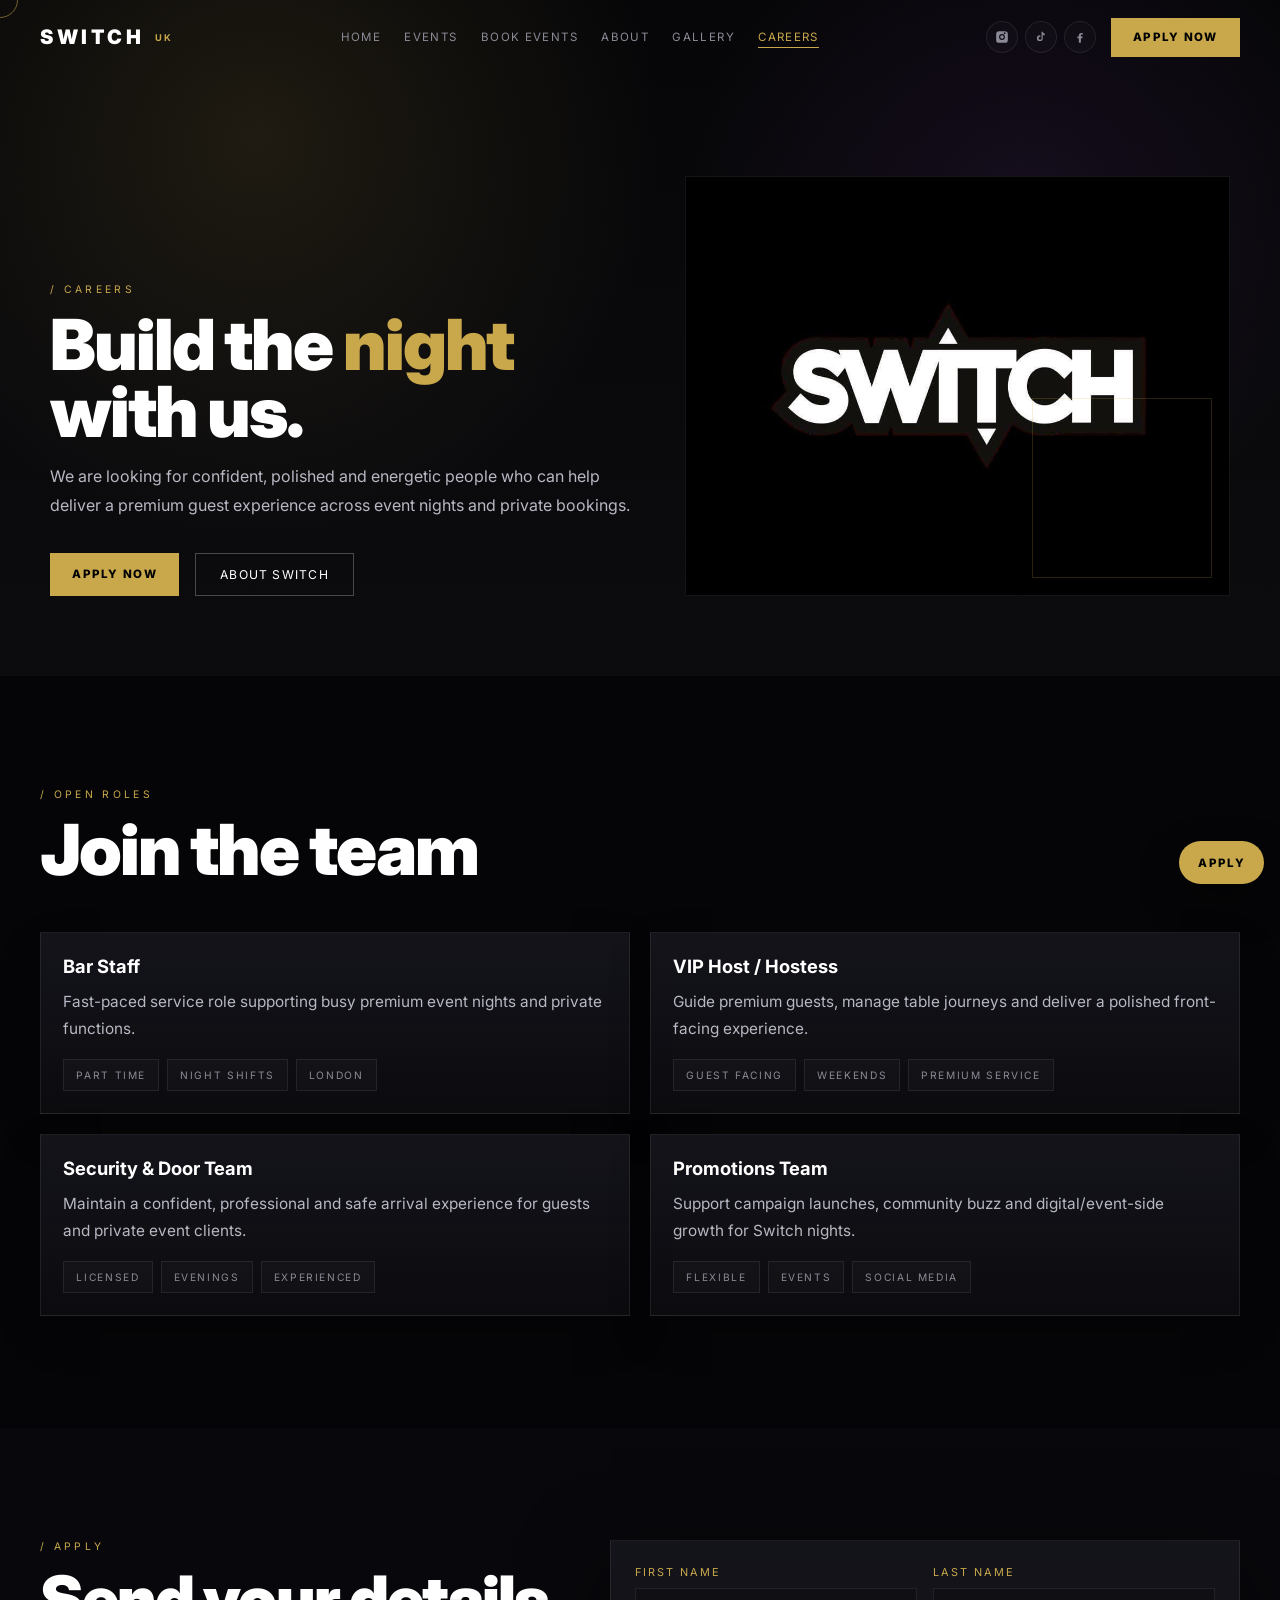
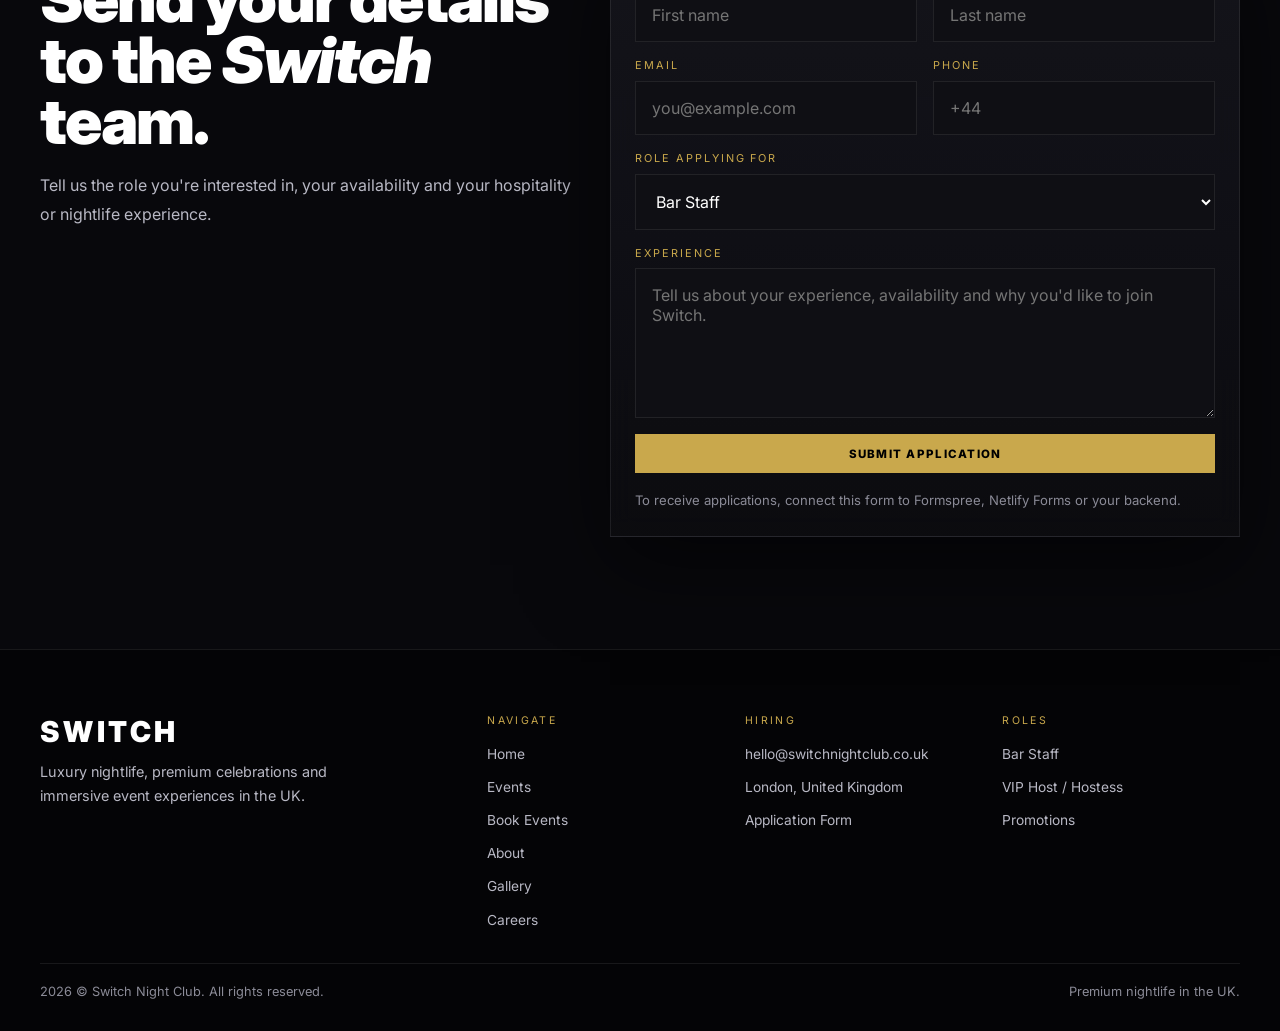
<file: careers.html>
<!DOCTYPE html><html lang="en"><head><meta charset="UTF-8"/><meta name="viewport" content="width=device-width, initial-scale=1.0"/><title>Careers | Switch Night Club</title><meta name="description" content="Careers at Switch Night Club. Apply for bar staff, VIP host, promotions and operations roles."/><link rel="stylesheet" href="style.css"/></head><body data-page="careers"><div id="cursor"></div><div id="prog"></div><nav id="nav" class="on"><a href="index.html" class="nav-logo">SWITCH <small>UK</small></a><div class="nav-links"><a href="index.html">Home</a><a href="events.html">Events</a><a href="services.html">Book Events</a><a href="about.html">About</a><a href="gallery.html">Gallery</a><a href="careers.html" class="active">Careers</a></div><div class="nav-actions"><div class="nav-socials"><a class="social-icon" href="#" aria-label="Instagram"><svg viewBox="0 0 24 24"><path d="M7 2h10a5 5 0 0 1 5 5v10a5 5 0 0 1-5 5H7a5 5 0 0 1-5-5V7a5 5 0 0 1 5-5m9.5 2A1.5 1.5 0 1 0 18 5.5 1.5 1.5 0 0 0 16.5 4M12 7a5 5 0 1 0 5 5 5 5 0 0 0-5-5m0 2a3 3 0 1 1-3 3 3 3 0 0 1 3-3z"/></svg></a><a class="social-icon" href="#" aria-label="TikTok"><svg viewBox="0 0 24 24"><path d="M15 3c.38 1.78 1.72 3.12 3.5 3.5V9a6.8 6.8 0 0 1-3.5-1V14a5 5 0 1 1-5-5c.34 0 .67.03 1 .1v2.6a2.6 2.6 0 1 0 2 2.52V3z"/></svg></a><a class="social-icon" href="#" aria-label="Facebook"><svg viewBox="0 0 24 24"><path d="M13.5 22v-8H16l.5-3h-3V9.2c0-.87.28-1.45 1.53-1.45H16.7V5.1c-.3-.04-1.31-.1-2.49-.1-2.46 0-4.15 1.5-4.15 4.26V11H7.5v3h2.56v8z"/></svg></a></div><a class="nav-cta" href="#apply">Apply Now</a><button class="nav-toggle" id="navToggle" aria-label="Open menu" aria-expanded="false" aria-controls="mobileMenu"><span></span><span></span><span></span></button></div></nav><div class="mobile-menu" id="mobileMenu" aria-hidden="true"><div class="mobile-menu-inner"><a href="index.html">Home</a><a href="events.html">Events</a><a href="services.html">Book Events</a><a href="about.html">About</a><a href="gallery.html">Gallery</a><a href="careers.html" class="active">Careers</a></div></div><section class="page-hero"><div class="page-hero-inner"><div><p class="page-kicker">/ Careers</p><h1 class="page-title">Build the <em>night</em> with us.</h1><p class="page-sub">We are looking for confident, polished and energetic people who can help deliver a premium guest experience across event nights and private bookings.</p><div class="page-actions"><a class="btn-g" href="#apply">Apply Now</a><a class="btn-o" href="about.html">About Switch</a></div></div><div class="hero-image-wrap"><div class="hero-image" style="background-image:url('4.jpeg')"></div></div></div></section><section class="s-dark"><div class="container"><div class="sec-hd"><div><p class="eyebrow sr">/ Open Roles</p><h2 class="sec-t sr" style="--d:.08s">Join the team</h2></div></div><div class="careers-list" style="grid-template-columns:repeat(2,1fr)"><article class="role-card sr"><h3>Bar Staff</h3><p>Fast-paced service role supporting busy premium event nights and private functions.</p><div class="role-meta"><span>Part Time</span><span>Night Shifts</span><span>London</span></div></article><article class="role-card sr" style="--d:.08s"><h3>VIP Host / Hostess</h3><p>Guide premium guests, manage table journeys and deliver a polished front-facing experience.</p><div class="role-meta"><span>Guest Facing</span><span>Weekends</span><span>Premium Service</span></div></article><article class="role-card sr" style="--d:.16s"><h3>Security & Door Team</h3><p>Maintain a confident, professional and safe arrival experience for guests and private event clients.</p><div class="role-meta"><span>Licensed</span><span>Evenings</span><span>Experienced</span></div></article><article class="role-card sr" style="--d:.24s"><h3>Promotions Team</h3><p>Support campaign launches, community buzz and digital/event-side growth for Switch nights.</p><div class="role-meta"><span>Flexible</span><span>Events</span><span>Social Media</span></div></article></div></div></section><section id="apply" class="s-blk"><div class="container"><div class="contact-grid"><div><p class="eyebrow sr">/ Apply</p><h2 class="contact-h sr" style="--d:.08s">Send your details to the <em>Switch</em> team.</h2><p class="contact-desc sr" style="--d:.14s">Tell us the role you're interested in, your availability and your hospitality or nightlife experience.</p></div><form class="contact-form card-glass sr" style="padding:1.5rem"><div class="form-grid"><div class="input-group"><label>First Name</label><input type="text" placeholder="First name"></div><div class="input-group"><label>Last Name</label><input type="text" placeholder="Last name"></div></div><div class="form-grid"><div class="input-group"><label>Email</label><input type="email" placeholder="you@example.com"></div><div class="input-group"><label>Phone</label><input type="tel" placeholder="+44"></div></div><div class="input-group"><label>Role Applying For</label><select><option>Bar Staff</option><option>VIP Host / Hostess</option><option>Security & Door Team</option><option>Promotions Team</option><option>Other</option></select></div><div class="input-group"><label>Experience</label><textarea placeholder="Tell us about your experience, availability and why you'd like to join Switch."></textarea></div><button type="submit" class="btn-g">Submit Application</button><p class="form-note">To receive applications, connect this form to Formspree, Netlify Forms or your backend.</p></form></div></div></section><a class="sticky-book" href="#apply">Apply</a><footer class="footer"><div class="footer-grid"><div class="ft-brand"><div class="ft-logo">SWITCH</div><p>Luxury nightlife, premium celebrations and immersive event experiences in the UK.</p></div><div class="ft-col"><p>Navigate</p><a href="index.html">Home</a><a href="events.html">Events</a><a href="services.html">Book Events</a><a href="about.html">About</a><a href="gallery.html">Gallery</a><a href="careers.html">Careers</a></div><div class="ft-col"><p>Hiring</p><span>hello@switchnightclub.co.uk</span><span>London, United Kingdom</span><a href="#apply">Application Form</a></div><div class="ft-col"><p>Roles</p><span>Bar Staff</span><span>VIP Host / Hostess</span><span>Promotions</span></div></div><div class="ft-bot"><span>2026 © Switch Night Club. All rights reserved.</span><span>Premium nightlife in the UK.</span></div></footer><script src="script.js"></script></body></html>
</file>
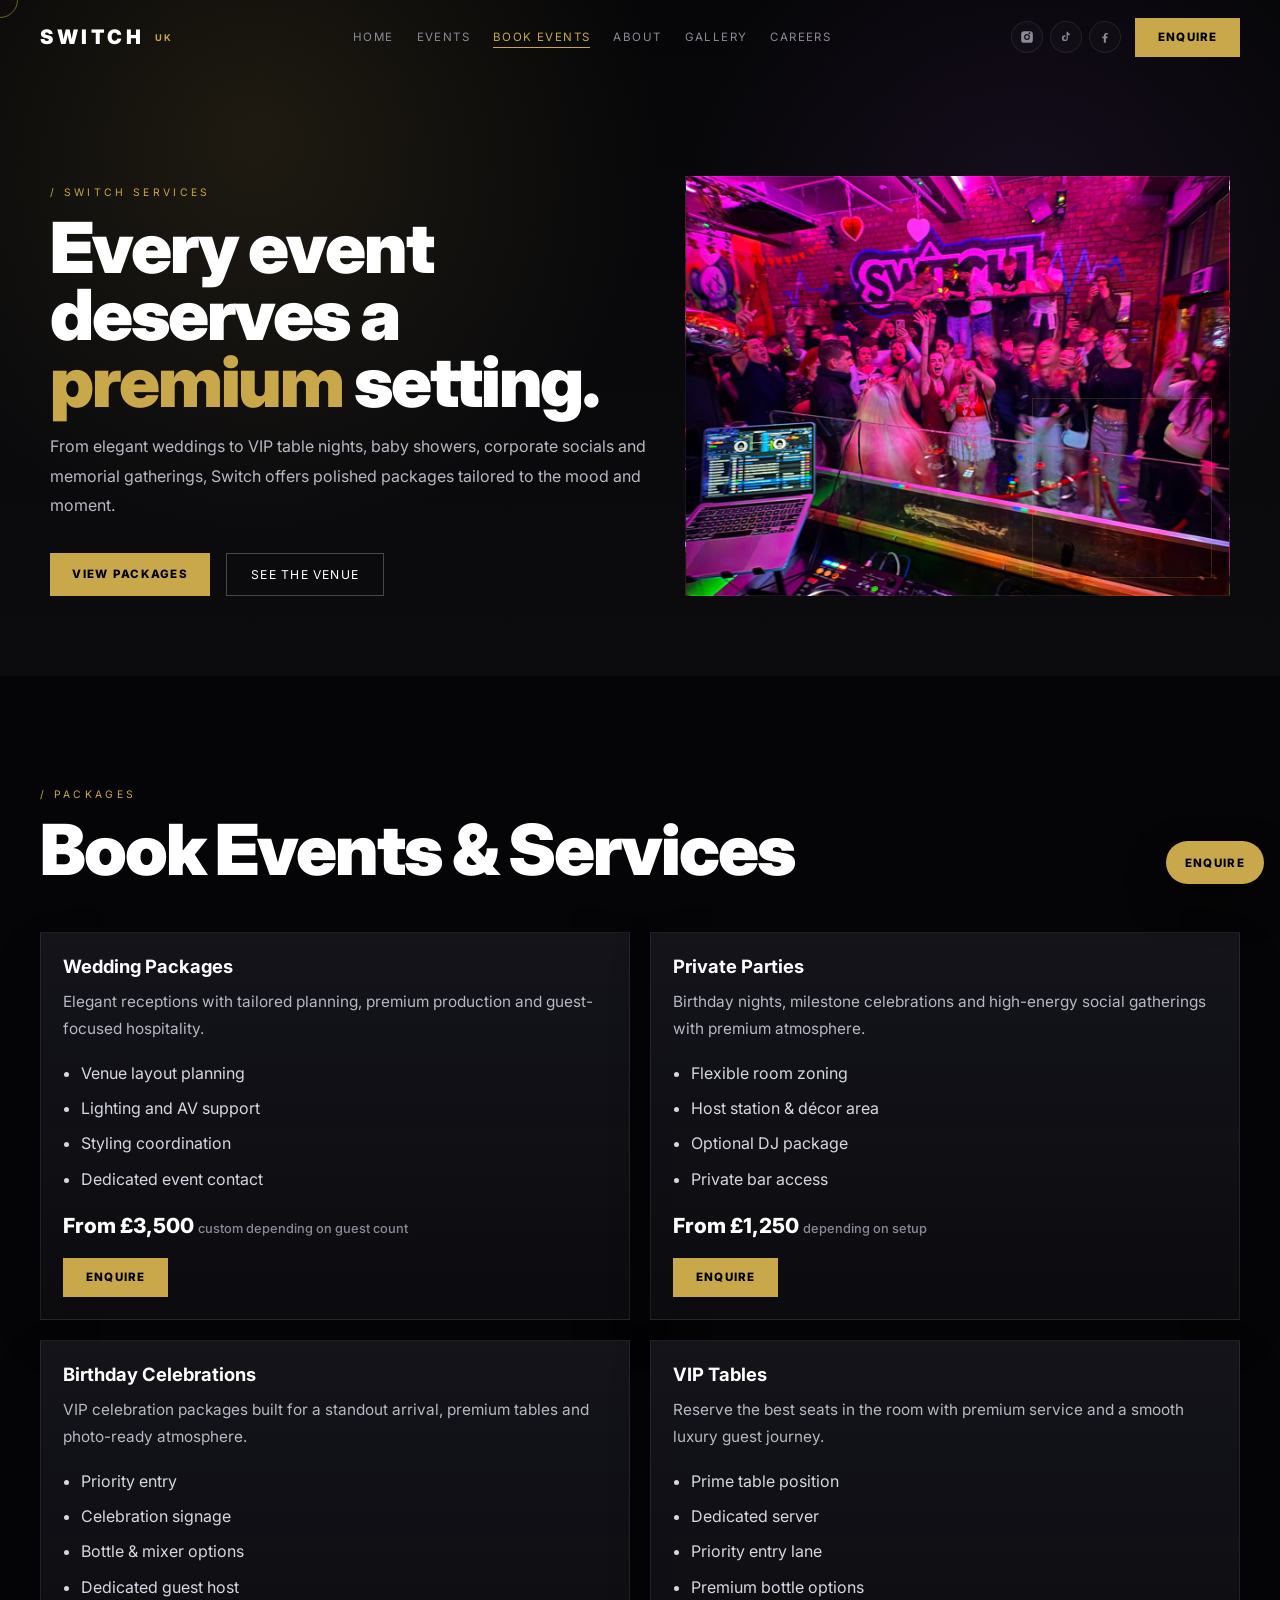
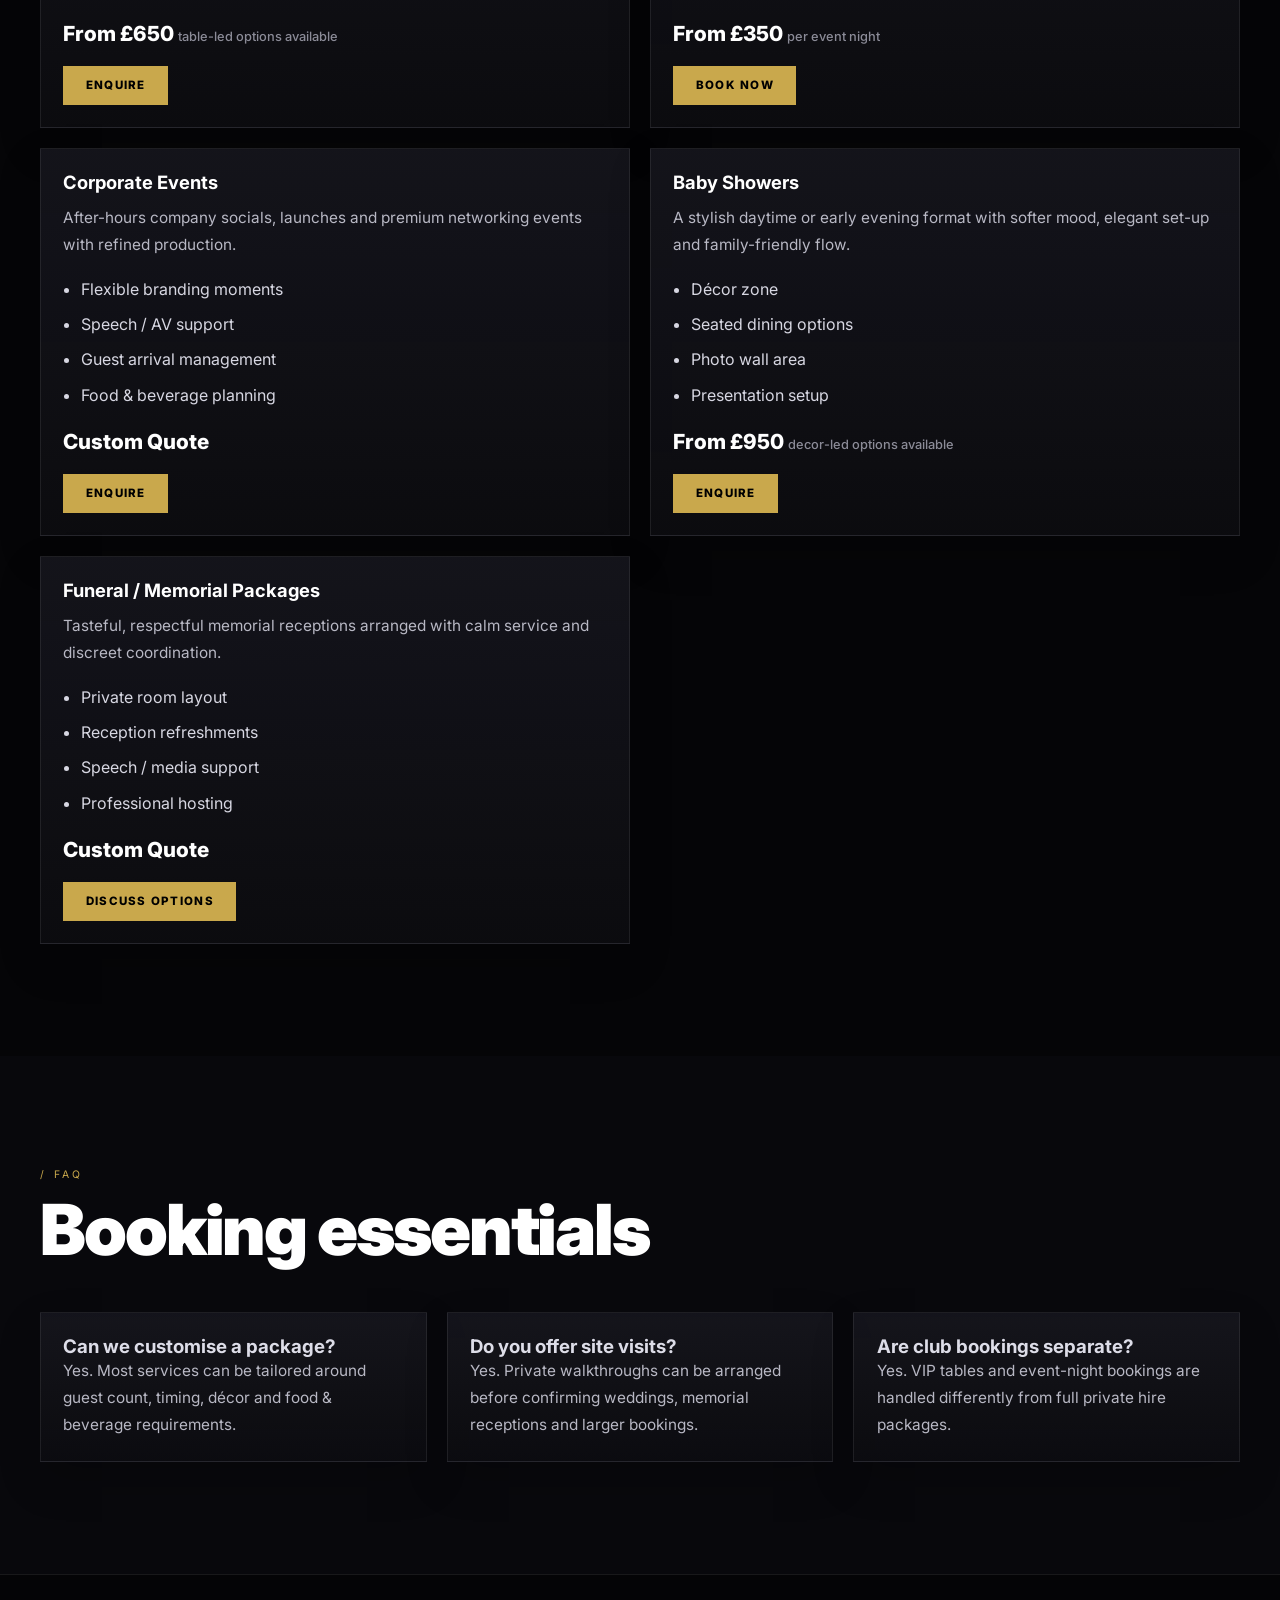
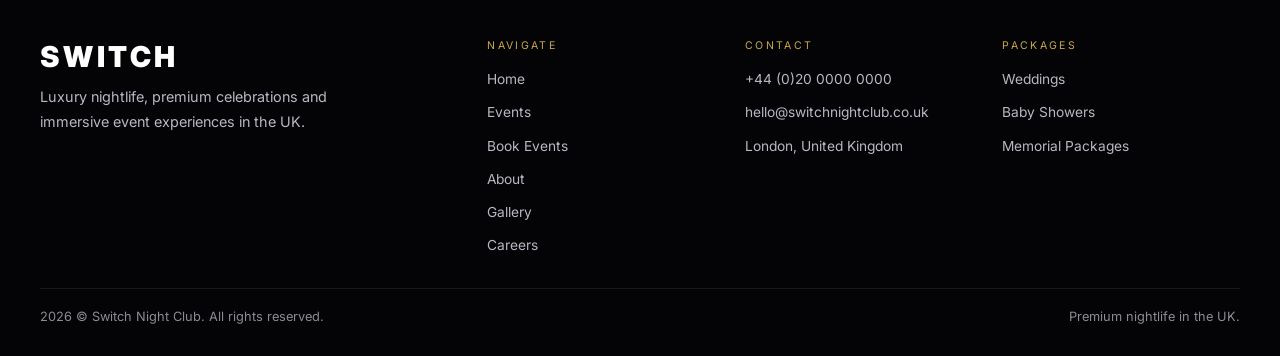
<file: services.html>
<!DOCTYPE html><html lang="en"><head><meta charset="UTF-8"/><meta name="viewport" content="width=device-width, initial-scale=1.0"/><title>Book Events & Services | Switch Night Club</title><meta name="description" content="Book premium Switch services including weddings, private parties, VIP tables, corporate events, baby showers and memorial packages."/><link rel="stylesheet" href="style.css"/></head><body data-page="services"><div id="cursor"></div><div id="prog"></div><nav id="nav" class="on"><a href="index.html" class="nav-logo">SWITCH <small>UK</small></a><div class="nav-links"><a href="index.html">Home</a><a href="events.html">Events</a><a href="services.html" class="active">Book Events</a><a href="about.html">About</a><a href="gallery.html">Gallery</a><a href="careers.html">Careers</a></div><div class="nav-actions"><div class="nav-socials"><a class="social-icon" href="#" aria-label="Instagram"><svg viewBox="0 0 24 24"><path d="M7 2h10a5 5 0 0 1 5 5v10a5 5 0 0 1-5 5H7a5 5 0 0 1-5-5V7a5 5 0 0 1 5-5m9.5 2A1.5 1.5 0 1 0 18 5.5 1.5 1.5 0 0 0 16.5 4M12 7a5 5 0 1 0 5 5 5 5 0 0 0-5-5m0 2a3 3 0 1 1-3 3 3 3 0 0 1 3-3z"/></svg></a><a class="social-icon" href="#" aria-label="TikTok"><svg viewBox="0 0 24 24"><path d="M15 3c.38 1.78 1.72 3.12 3.5 3.5V9a6.8 6.8 0 0 1-3.5-1V14a5 5 0 1 1-5-5c.34 0 .67.03 1 .1v2.6a2.6 2.6 0 1 0 2 2.52V3z"/></svg></a><a class="social-icon" href="#" aria-label="Facebook"><svg viewBox="0 0 24 24"><path d="M13.5 22v-8H16l.5-3h-3V9.2c0-.87.28-1.45 1.53-1.45H16.7V5.1c-.3-.04-1.31-.1-2.49-.1-2.46 0-4.15 1.5-4.15 4.26V11H7.5v3h2.56v8z"/></svg></a></div><a class="nav-cta" href="#packages">Enquire</a><button class="nav-toggle" id="navToggle" aria-label="Open menu" aria-expanded="false" aria-controls="mobileMenu"><span></span><span></span><span></span></button></div></nav><div class="mobile-menu" id="mobileMenu" aria-hidden="true"><div class="mobile-menu-inner"><a href="index.html">Home</a><a href="events.html">Events</a><a href="services.html" class="active">Book Events</a><a href="about.html">About</a><a href="gallery.html">Gallery</a><a href="careers.html">Careers</a></div></div><section class="page-hero"><div class="page-hero-inner"><div><p class="page-kicker">/ Switch Services</p><h1 class="page-title">Every event deserves a <em>premium</em> setting.</h1><p class="page-sub">From elegant weddings to VIP table nights, baby showers, corporate socials and memorial gatherings, Switch offers polished packages tailored to the mood and moment.</p><div class="page-actions"><a class="btn-g" href="#packages">View Packages</a><a class="btn-o" href="gallery.html">See the Venue</a></div></div><div class="hero-image-wrap"><div class="hero-image" style="background-image:url('one1.jpeg')"></div></div></div></section><section id="packages" class="s-dark"><div class="container"><div class="sec-hd"><div><p class="eyebrow sr">/ Packages</p><h2 class="sec-t sr" style="--d:.08s">Book Events & Services</h2></div></div><div class="package-grid"><article class="package-card sr"><h3>Wedding Packages</h3><p>Elegant receptions with tailored planning, premium production and guest-focused hospitality.</p><ul><li>Venue layout planning</li><li>Lighting and AV support</li><li>Styling coordination</li><li>Dedicated event contact</li></ul><div class="package-price">From £3,500 <small>custom depending on guest count</small></div><div class="card-actions"><a class="btn-g" href="index.html#contact">Enquire</a></div></article><article class="package-card sr" style="--d:.05s"><h3>Private Parties</h3><p>Birthday nights, milestone celebrations and high-energy social gatherings with premium atmosphere.</p><ul><li>Flexible room zoning</li><li>Host station & décor area</li><li>Optional DJ package</li><li>Private bar access</li></ul><div class="package-price">From £1,250 <small>depending on setup</small></div><div class="card-actions"><a class="btn-g" href="index.html#contact">Enquire</a></div></article><article class="package-card sr" style="--d:.1s"><h3>Birthday Celebrations</h3><p>VIP celebration packages built for a standout arrival, premium tables and photo-ready atmosphere.</p><ul><li>Priority entry</li><li>Celebration signage</li><li>Bottle & mixer options</li><li>Dedicated guest host</li></ul><div class="package-price">From £650 <small>table-led options available</small></div><div class="card-actions"><a class="btn-g" href="index.html#contact">Enquire</a></div></article><article class="package-card sr" style="--d:.15s"><h3>VIP Tables</h3><p>Reserve the best seats in the room with premium service and a smooth luxury guest journey.</p><ul><li>Prime table position</li><li>Dedicated server</li><li>Priority entry lane</li><li>Premium bottle options</li></ul><div class="package-price">From £350 <small>per event night</small></div><div class="card-actions"><a class="btn-g" href="index.html#contact">Book Now</a></div></article><article class="package-card sr" style="--d:.2s"><h3>Corporate Events</h3><p>After-hours company socials, launches and premium networking events with refined production.</p><ul><li>Flexible branding moments</li><li>Speech / AV support</li><li>Guest arrival management</li><li>Food & beverage planning</li></ul><div class="package-price">Custom Quote</div><div class="card-actions"><a class="btn-g" href="index.html#contact">Enquire</a></div></article><article class="package-card sr" style="--d:.25s"><h3>Baby Showers</h3><p>A stylish daytime or early evening format with softer mood, elegant set-up and family-friendly flow.</p><ul><li>Décor zone</li><li>Seated dining options</li><li>Photo wall area</li><li>Presentation setup</li></ul><div class="package-price">From £950 <small>decor-led options available</small></div><div class="card-actions"><a class="btn-g" href="index.html#contact">Enquire</a></div></article><article class="package-card sr" style="--d:.3s"><h3>Funeral / Memorial Packages</h3><p>Tasteful, respectful memorial receptions arranged with calm service and discreet coordination.</p><ul><li>Private room layout</li><li>Reception refreshments</li><li>Speech / media support</li><li>Professional hosting</li></ul><div class="package-price">Custom Quote</div><div class="card-actions"><a class="btn-g" href="index.html#contact">Discuss Options</a></div></article></div></div></section><section class="s-blk"><div class="container"><div class="sec-hd"><div><p class="eyebrow sr">/ FAQ</p><h2 class="sec-t sr" style="--d:.08s">Booking essentials</h2></div></div><div class="faq-grid" style="grid-template-columns:repeat(3,1fr)"><article class="faq-card sr"><h3>Can we customise a package?</h3><p>Yes. Most services can be tailored around guest count, timing, décor and food & beverage requirements.</p></article><article class="faq-card sr" style="--d:.08s"><h3>Do you offer site visits?</h3><p>Yes. Private walkthroughs can be arranged before confirming weddings, memorial receptions and larger bookings.</p></article><article class="faq-card sr" style="--d:.16s"><h3>Are club bookings separate?</h3><p>Yes. VIP tables and event-night bookings are handled differently from full private hire packages.</p></article></div></div></section><a class="sticky-book" href="index.html#contact">Enquire</a><footer class="footer"><div class="footer-grid"><div class="ft-brand"><div class="ft-logo">SWITCH</div><p>Luxury nightlife, premium celebrations and immersive event experiences in the UK.</p></div><div class="ft-col"><p>Navigate</p><a href="index.html">Home</a><a href="events.html">Events</a><a href="services.html">Book Events</a><a href="about.html">About</a><a href="gallery.html">Gallery</a><a href="careers.html">Careers</a></div><div class="ft-col"><p>Contact</p><span>+44 (0)20 0000 0000</span><span>hello@switchnightclub.co.uk</span><span>London, United Kingdom</span></div><div class="ft-col"><p>Packages</p><a href="#packages">Weddings</a><a href="#packages">Baby Showers</a><a href="#packages">Memorial Packages</a></div></div><div class="ft-bot"><span>2026 © Switch Night Club. All rights reserved.</span><span>Premium nightlife in the UK.</span></div></footer><script src="script.js"></script></body></html>
</file>
<file: style.css>
@import url('https://fonts.googleapis.com/css2?family=Inter:wght@300;400;500;700;900&display=swap');
*,*::before,*::after{margin:0;padding:0;box-sizing:border-box}
:root{
  --blk:#060608;--off:#0c0c0f;--card:#131316;--card2:#101014;
  --bdr:rgba(255,255,255,.08);--bdr2:rgba(255,255,255,.14);
  --gold:#c9a84c;--goldh:#e8d070;--n1:#ff2d78;--n2:#00f0ff;--n3:#b94fff;
  --text:#dddde8;--mut:#8b8b97;--mut2:#575765;--font:'Inter',sans-serif;
  --spring:cubic-bezier(.16,1,.3,1);--shadow:0 28px 80px rgba(0,0,0,.55);
}
html{scroll-behavior:smooth}
body{background:var(--blk);color:var(--text);font-family:var(--font);overflow-x:hidden;cursor:none}
a{text-decoration:none;color:inherit}
img{max-width:100%;display:block}
button,input,textarea,select{font:inherit}
body.menu-open{overflow:hidden}

#cursor{position:fixed;z-index:9999;pointer-events:none;top:0;left:0;width:36px;height:36px;border-radius:50%;border:1.5px solid rgba(201,168,76,.55);transform:translate(-50%,-50%);transition:width .35s var(--spring),height .35s var(--spring),border-color .3s,background .3s,transform .05s linear;will-change:left,top}
body.c-h #cursor{width:60px;height:60px;border-color:var(--gold);background:rgba(201,168,76,.06)}
body.c-img #cursor{width:84px;height:84px;border-color:var(--goldh);background:rgba(201,168,76,.1)}
#prog{position:fixed;top:0;left:0;height:2px;z-index:8000;width:100%;transform-origin:left center;transform:scaleX(0);background:linear-gradient(90deg,var(--gold),var(--n3))}

#nav{position:fixed;top:0;left:0;right:0;z-index:7000;display:flex;align-items:center;justify-content:space-between;padding:1.1rem 2.5rem;border-bottom:.5px solid transparent;transition:background .4s,backdrop-filter .4s,border-color .4s}
#nav.on{background:rgba(6,6,8,.92);backdrop-filter:blur(18px);border-color:var(--bdr)}
.nav-logo{font-size:1.25rem;font-weight:900;letter-spacing:.18em;color:#fff;cursor:none;display:flex;align-items:center;gap:.65rem}
.nav-logo small{font-size:.58rem;color:var(--gold);letter-spacing:.24em;font-weight:700}
.nav-links{display:flex;gap:1.45rem;align-items:center}
.nav-links a,.mobile-menu a{color:var(--mut);font-size:.72rem;letter-spacing:.12em;text-transform:uppercase;position:relative;transition:color .2s;cursor:none}
.nav-links a::after,.mobile-menu a::after{content:'';position:absolute;bottom:-4px;left:0;right:0;height:1px;background:var(--gold);transform:scaleX(0);transform-origin:left;transition:transform .3s}
.nav-links a:hover,.mobile-menu a:hover,.nav-links a.active,.mobile-menu a.active{color:#fff}
.nav-links a:hover::after,.mobile-menu a:hover::after,.nav-links a.active::after,.mobile-menu a.active::after{transform:scaleX(1)}
.nav-links a.active,.mobile-menu a.active{color:var(--gold)}
.nav-actions{display:flex;align-items:center;gap:.9rem}
.nav-socials{display:flex;gap:.45rem;align-items:center}
.social-icon{width:32px;height:32px;border-radius:999px;border:.5px solid var(--bdr);display:inline-flex;align-items:center;justify-content:center;color:var(--mut);transition:border-color .25s,color .25s,transform .25s;background:rgba(255,255,255,.02);cursor:none}
.social-icon svg{width:14px;height:14px;fill:currentColor}
.social-icon:hover{border-color:rgba(201,168,76,.5);color:var(--gold);transform:translateY(-2px)}
.nav-cta,.btn-g,.btn-o,.ev-btn,.sticky-book{display:inline-flex;align-items:center;justify-content:center;gap:.55rem}
.nav-cta,.btn-g{background:var(--gold);color:#000;border:none;padding:.78rem 1.4rem;font-size:.72rem;font-weight:800;letter-spacing:.11em;text-transform:uppercase;cursor:none;transition:background .2s,transform .2s,box-shadow .2s}
.nav-cta:hover,.btn-g:hover{background:var(--goldh);box-shadow:0 12px 24px rgba(201,168,76,.18)}
.btn-o,.ev-btn{background:transparent;color:#fff;border:.5px solid rgba(255,255,255,.25);padding:.82rem 1.5rem;font-size:.76rem;letter-spacing:.1em;text-transform:uppercase;cursor:none;transition:border-color .2s,color .2s,transform .2s}
.btn-o:hover,.ev-btn:hover{border-color:var(--gold);color:var(--gold)}
.nav-toggle{display:none;width:48px;height:48px;background:transparent;border:none;position:relative;cursor:none}
.nav-toggle span{position:absolute;left:12px;right:12px;height:2px;background:#fff;transition:transform .3s,opacity .3s,top .3s}
.nav-toggle span:nth-child(1){top:16px}.nav-toggle span:nth-child(2){top:23px}.nav-toggle span:nth-child(3){top:30px}
.nav-toggle.active span:nth-child(1){top:23px;transform:rotate(45deg)}
.nav-toggle.active span:nth-child(2){opacity:0}.nav-toggle.active span:nth-child(3){top:23px;transform:rotate(-45deg)}
.mobile-menu{position:fixed;inset:78px 1rem auto 1rem;background:rgba(10,10,14,.98);border:.5px solid var(--bdr);backdrop-filter:blur(18px);padding:1rem;z-index:6800;opacity:0;pointer-events:none;transform:translateY(-10px);transition:opacity .25s,transform .25s;border-radius:22px;box-shadow:var(--shadow)}
.mobile-menu.open{opacity:1;pointer-events:auto;transform:translateY(0)}
.mobile-menu-inner{display:flex;flex-direction:column;gap:1rem}
.mobile-menu .nav-socials{margin-top:.5rem}

.ticker{background:var(--gold);overflow:hidden;padding:.5rem 0;white-space:nowrap}
.ticker-track{display:inline-flex;animation:tick 25s linear infinite}
.ticker-track span{font-size:.64rem;font-weight:800;letter-spacing:.18em;text-transform:uppercase;color:#000;padding:0 1.45rem}.ticker-track b{color:rgba(0,0,0,.35)}
@keyframes tick{from{transform:translateX(0)}to{transform:translateX(-50%)}}

section{padding:7rem 2.5rem;position:relative}
.page-shell{padding-top:5.6rem}
.container{max-width:1240px;margin:0 auto}
.eyebrow,.page-kicker{font-size:.65rem;letter-spacing:.32em;text-transform:uppercase;color:var(--gold);margin-bottom:1rem}
.sec-hd{display:flex;justify-content:space-between;gap:2rem;align-items:end;margin-bottom:3rem}
.sec-t,.page-title{font-size:clamp(2.5rem,5.5vw,4.4rem);font-weight:900;line-height:.95;letter-spacing:-.03em;color:#fff}
.page-title em,.sec-t em,.home-h em,.about-h em{font-style:normal;color:var(--gold)}
.lead{font-size:1rem;line-height:1.85;color:#b8b8c4;max-width:760px}
.card-glass{background:linear-gradient(180deg,rgba(21,21,28,.94),rgba(12,12,16,.86));border:.5px solid var(--bdr);box-shadow:var(--shadow);backdrop-filter:blur(12px)}

.sr{opacity:0;transform:translateY(40px);transition:opacity .8s var(--spring) var(--d,0s),transform .8s var(--spring) var(--d,0s)}
.sr.in{opacity:1;transform:translateY(0)}
.clip-line{display:block;overflow:hidden}
.clip-line .inner,.clip-line em{display:block;transform:translateY(110%);transition:transform .9s var(--spring) var(--d,0s)}
.clip-line.in .inner,.clip-line.in em{transform:translateY(0)}

#intro-wrap{height:280vh;position:relative}
#intro{position:sticky;top:0;height:100vh;display:flex;flex-direction:column;align-items:center;justify-content:center;background:#04040a;overflow:hidden}
#introCanvas{position:absolute;inset:0;width:100%;height:100%;z-index:1}
.intro-vignette{position:absolute;inset:0;z-index:2;background:radial-gradient(ellipse 70% 60% at 50% 50%,rgba(109,40,217,.22),transparent 72%),radial-gradient(ellipse 100% 40% at 50% 100%,rgba(0,0,0,.7),transparent)}
.intro-top{position:absolute;top:5.8rem;left:50%;transform:translateX(-50%);z-index:4;width:100%;text-align:center;pointer-events:none}
.intro-tag{display:inline-block;font-size:.65rem;letter-spacing:.32em;text-transform:uppercase;color:var(--gold);text-shadow:0 0 8px rgba(212,175,55,.28);opacity:0;transform:translateY(-14px);animation:introTagFadeSlide 1s ease forwards;animation-delay:.45s}
@keyframes introTagFadeSlide{from{opacity:0;transform:translateY(-14px)}to{opacity:1;transform:translateY(0)}}
.intro-title-wrap{position:relative;z-index:4;text-align:center;display:flex;flex-direction:column;gap:.25rem}
.title-clip{overflow:hidden}.title-line{font-weight:900;letter-spacing:-.05em;font-size:clamp(3.4rem,12vw,9rem);line-height:.9;color:#fff;will-change:transform}.gold-line{color:var(--gold)}
.intro-bottom{position:absolute;bottom:2rem;left:2.5rem;right:2.5rem;z-index:4;display:flex;justify-content:space-between;align-items:flex-end}
.intro-sub{font-size:.72rem;letter-spacing:.22em;text-transform:uppercase;color:#f2f2f7}
.scroll-ind{display:flex;align-items:center;gap:.8rem;color:#b4b4c0;font-size:.68rem;letter-spacing:.18em;text-transform:uppercase}.scroll-bar{width:84px;height:1px;background:rgba(255,255,255,.14);position:relative;overflow:hidden}.scroll-fill{width:42px;height:100%;background:var(--gold);animation:scrollPulse 1.8s ease-in-out infinite}@keyframes scrollPulse{0%,100%{transform:translateX(-40px)}50%{transform:translateX(84px)}}

.s-home{min-height:100vh;background:linear-gradient(180deg,#050507 0%,#09090d 100%);overflow:hidden}
.grid-bg,.home-glow{position:absolute;inset:0;pointer-events:none}.grid-bg{background-image:linear-gradient(rgba(255,255,255,.04) 1px,transparent 1px),linear-gradient(90deg,rgba(255,255,255,.04) 1px,transparent 1px);background-size:72px 72px;mask-image:linear-gradient(180deg,transparent 0%,#000 18%,#000 84%,transparent 100%);opacity:.22}.home-glow{left:50%;top:42%;width:58vw;height:58vw;max-width:820px;max-height:820px;background:radial-gradient(circle,rgba(201,168,76,.12),rgba(185,79,255,.08),transparent 62%);transform:translate(-50%,-50%)}
.home-inner{position:relative;z-index:2;max-width:1180px;margin:0 auto;padding-top:4rem}.home-h{font-size:clamp(3rem,8vw,6.4rem);font-weight:900;line-height:.92;letter-spacing:-.04em;color:#fff;max-width:850px}.home-sub{max-width:720px;font-size:1rem;line-height:1.9;color:#b8b8c4;margin-top:1.2rem}.home-btns{display:flex;flex-wrap:wrap;gap:1rem;margin-top:2rem}.home-stats{display:flex;flex-wrap:wrap;align-items:center;gap:1.25rem;margin-top:2.5rem;padding-top:1.25rem;border-top:.5px solid var(--bdr)}.hs b{display:block;font-size:1.55rem;color:#fff;font-weight:900;line-height:1}.hs span{display:block;font-size:.64rem;letter-spacing:.16em;text-transform:uppercase;color:var(--mut);margin-top:.4rem}.hsd{width:1px;height:40px;background:var(--bdr)}.h-rule{width:100%;height:1px;background:linear-gradient(90deg,transparent,rgba(201,168,76,.38),transparent);margin-top:3.5rem}

.preview-grid,.service-preview-grid,.testimonial-grid,.faq-grid,.insta-grid,.event-grid,.package-grid,.story-grid,.careers-list,.info-grid,.feature-grid,.gallery-grid,.footer-grid{display:grid;gap:1.25rem}
.preview-grid,.service-preview-grid,.testimonial-grid{grid-template-columns:repeat(3,1fr)}
.feature-card,.preview-card,.service-card,.testimonial-card,.faq-card,.info-card,.event-card,.package-card,.story-card,.role-card,.contact-card,.map-card{background:linear-gradient(180deg,rgba(21,21,28,.94),rgba(12,12,16,.86));border:.5px solid var(--bdr);padding:1.4rem;transition:transform .35s var(--spring),border-color .25s,box-shadow .35s;box-shadow:0 18px 40px rgba(0,0,0,.18)}
.feature-card:hover,.preview-card:hover,.service-card:hover,.testimonial-card:hover,.faq-card:hover,.info-card:hover,.event-card:hover,.package-card:hover,.story-card:hover,.role-card:hover,.contact-card:hover{transform:translateY(-8px);border-color:rgba(201,168,76,.28)}
.feature-card h3,.preview-card h3,.service-card h3,.event-card h3,.package-card h3,.role-card h3,.story-card h3,.contact-card h3{font-size:1.15rem;color:#fff;margin-bottom:.75rem}.feature-card p,.preview-card p,.service-card p,.testimonial-card p,.faq-card p,.event-card p,.package-card p,.story-card p,.role-card p,.contact-card p,.map-card p{font-size:.96rem;line-height:1.75;color:#b8b8c4}
.feature-card .meta,.event-meta,.package-meta,.role-meta,.contact-meta{display:flex;flex-wrap:wrap;gap:.5rem;margin-top:1rem}.feature-card .meta span,.event-meta span,.package-meta span,.role-meta span,.contact-meta span,.filter-btn{font-size:.64rem;letter-spacing:.16em;text-transform:uppercase;padding:.55rem .75rem;border:.5px solid var(--bdr);color:var(--mut);background:rgba(255,255,255,.02)}
.feature-card .num{display:inline-flex;width:40px;height:40px;border-radius:999px;border:.5px solid rgba(201,168,76,.28);align-items:center;justify-content:center;color:var(--gold);font-size:.72rem;margin-bottom:1rem}
.preview-image,.story-image,.hero-image,.gallery-thumb,.event-hero-image,.service-hero-image,.about-hero-image{min-height:260px;background-size:cover;background-position:center;border:.5px solid var(--bdr);overflow:hidden}
.preview-card .preview-image,.service-card .preview-image{min-height:220px;margin-bottom:1rem}

.page-hero{padding:11rem 2.5rem 5rem;background:linear-gradient(180deg,#060608 0%,#0c0c0f 100%);position:relative;overflow:hidden}
.page-hero::before{content:"";position:absolute;inset:0;background:radial-gradient(circle at 20% 20%,rgba(201,168,76,.12),transparent 35%),radial-gradient(circle at 80% 30%,rgba(185,79,255,.08),transparent 30%);pointer-events:none}
.page-hero-inner{position:relative;z-index:1;max-width:1180px;margin:0 auto;display:grid;grid-template-columns:1.05fr .95fr;gap:2rem;align-items:end}.page-sub{font-size:1rem;line-height:1.85;color:#b8b8c4;max-width:700px;margin-top:1rem}.page-actions{display:flex;flex-wrap:wrap;gap:1rem;margin-top:2rem}
.hero-image-wrap{position:relative}.hero-image{height:420px;filter:saturate(1.02)}.hero-image-wrap::after{content:"";position:absolute;inset:auto 18px 18px auto;width:180px;height:180px;border:.5px solid rgba(201,168,76,.2)}

.s-dark{background:#050507}.s-blk{background:#08080c}.s-alt{background:linear-gradient(180deg,#07070a 0%,#0b0b10 100%)}

.ev-list{display:grid;gap:1rem}.ev-row{display:grid;grid-template-columns:70px 1.6fr 1fr auto;gap:1rem;align-items:center;padding:1.35rem;border:.5px solid var(--bdr);background:rgba(255,255,255,.02);transition:border-color .25s,transform .25s}.ev-row:hover{border-color:rgba(201,168,76,.28);transform:translateY(-4px)}.ev-n{font-size:.72rem;letter-spacing:.24em;color:var(--gold)}.ev-info h3{font-size:1.2rem;color:#fff;margin-bottom:.35rem}.ev-info p{font-size:.92rem;color:#b6b6c1}.ev-tag{font-size:.68rem;letter-spacing:.18em;text-transform:uppercase;color:var(--mut)}
.event-grid{grid-template-columns:repeat(3,1fr)}.event-card .event-image{height:230px;background-size:cover;background-position:center;margin-bottom:1rem;border:.5px solid var(--bdr)}.event-card .date-pill{display:inline-flex;padding:.5rem .8rem;background:rgba(201,168,76,.08);border:.5px solid rgba(201,168,76,.18);color:var(--gold);font-size:.65rem;letter-spacing:.15em;text-transform:uppercase;margin-bottom:.9rem}.event-card .card-actions{display:flex;gap:.8rem;flex-wrap:wrap;margin-top:1.1rem}

.package-grid{grid-template-columns:repeat(2,1fr)}.package-card ul{margin:1rem 0 1.15rem 1.1rem;color:#d7d7e2;line-height:1.85}.package-card li{margin-bottom:.35rem}.package-price{font-size:1.3rem;color:#fff;font-weight:800;margin-top:.5rem}.package-price small{font-size:.8rem;color:var(--mut);font-weight:500}.package-card .card-actions{display:flex;gap:.8rem;flex-wrap:wrap;margin-top:1.25rem}

.story-grid{grid-template-columns:repeat(2,1fr);align-items:center}.story-card{padding:2rem}.story-points{display:grid;gap:1rem;margin-top:1.5rem}.story-point{display:flex;gap:1rem;align-items:flex-start;border-top:.5px solid var(--bdr);padding-top:1rem}.story-point span{color:var(--gold);font-size:1.1rem;line-height:1}

.filter-row{display:flex;flex-wrap:wrap;gap:.8rem;margin-bottom:1.5rem}.filter-btn{cursor:none;transition:border-color .25s,color .25s,background .25s}.filter-btn.active,.filter-btn:hover{color:#fff;border-color:rgba(201,168,76,.4);background:rgba(201,168,76,.1)}
.gallery-page-wrap{position:relative}.gallery-grid{grid-template-columns:repeat(3,1fr)}.gallery-item{position:relative;overflow:hidden;background:var(--card);border:.5px solid var(--bdr);min-height:280px;transition:transform .35s var(--spring),border-color .25s,opacity .25s}.gallery-item.hide{display:none}.gallery-item:hover{transform:translateY(-8px);border-color:rgba(201,168,76,.32)}.gallery-item:nth-child(1),.gallery-item:nth-child(5){grid-column:span 2;min-height:360px}.gallery-thumb{position:absolute;inset:0;transition:transform 4s ease}.gallery-item:hover .gallery-thumb{transform:scale(1.06)}.gallery-item::before{content:'';position:absolute;inset:0;background:linear-gradient(to top,rgba(0,0,0,.75),transparent 55%)}.gallery-caption{position:absolute;left:0;right:0;bottom:0;padding:1.2rem;display:flex;justify-content:space-between;gap:1rem;align-items:end}.gallery-caption h3{font-size:1rem;color:#fff}.gallery-caption span{font-size:.65rem;letter-spacing:.18em;text-transform:uppercase;color:var(--gold)}
.lightbox{position:fixed;inset:0;background:rgba(5,5,8,.92);display:flex;align-items:center;justify-content:center;padding:2rem;z-index:9000;opacity:0;pointer-events:none;transition:opacity .25s}.lightbox.open{opacity:1;pointer-events:auto}.lightbox-inner{position:relative;max-width:min(1100px,100%);width:100%;background:#0c0c11;border:.5px solid var(--bdr);padding:1rem;box-shadow:var(--shadow)}.lightbox-image{width:100%;aspect-ratio:16/10;background-size:cover;background-position:center}.lightbox-meta{display:flex;justify-content:space-between;gap:1rem;flex-wrap:wrap;padding-top:1rem}.lightbox-meta h3{font-size:1.2rem;color:#fff}.lightbox-meta p{font-size:.92rem;color:#b6b6c1;max-width:650px;line-height:1.7}.lightbox-close{position:absolute;top:.7rem;right:.7rem;width:42px;height:42px;border:none;background:rgba(255,255,255,.04);color:#fff;border:.5px solid var(--bdr);cursor:none}

.instagram-strip{display:grid;grid-template-columns:repeat(4,1fr);gap:1rem}.insta-card{position:relative;min-height:200px;border:.5px solid var(--bdr);overflow:hidden}.insta-card .gallery-thumb{position:absolute}.insta-card::after{content:'@switchnightclub';position:absolute;left:1rem;bottom:1rem;font-size:.68rem;letter-spacing:.18em;text-transform:uppercase;color:#fff;background:rgba(0,0,0,.35);padding:.5rem .7rem;border:.5px solid rgba(255,255,255,.12)}

.contact-grid{display:grid;grid-template-columns:1.02fr .98fr;gap:2rem;align-items:start}.contact-h{font-size:clamp(2.6rem,5vw,4.1rem);font-weight:900;line-height:.95;letter-spacing:-.03em;color:#fff;margin-bottom:1.2rem}.contact-desc{font-size:1rem;color:#b8b8c4;line-height:1.85;max-width:560px}.contact-r{display:grid;gap:1rem}.contact-card a{color:#fff}.contact-form{display:grid;gap:1rem}.form-grid{display:grid;grid-template-columns:1fr 1fr;gap:1rem}.input-group{display:grid;gap:.55rem}.input-group label{font-size:.68rem;letter-spacing:.18em;text-transform:uppercase;color:var(--gold)}.input-group input,.input-group textarea,.input-group select{background:#0f0f14;border:.5px solid var(--bdr);color:#fff;padding:1rem;min-height:54px}.input-group textarea{min-height:150px;resize:vertical}.form-note{font-size:.82rem;line-height:1.7;color:var(--mut)}.map-card{min-height:260px;display:flex;align-items:center;justify-content:center;text-align:center;background:linear-gradient(135deg,rgba(201,168,76,.08),rgba(185,79,255,.04));border:.5px dashed rgba(201,168,76,.28)}

.footer{background:#040406;padding:4rem 2.5rem 2rem;border-top:.5px solid var(--bdr)}.footer-grid{max-width:1240px;margin:0 auto;grid-template-columns:1.8fr 1fr 1fr 1fr}.ft-logo{font-size:1.8rem;font-weight:900;letter-spacing:.12em;color:#fff;margin-bottom:.7rem}.ft-brand p{font-size:.9rem;color:#b8b8c4;line-height:1.7;max-width:340px}.ft-col{display:flex;flex-direction:column;gap:.7rem}.ft-col p{font-size:.66rem;letter-spacing:.22em;text-transform:uppercase;color:var(--gold);margin-bottom:.3rem}.ft-col a,.ft-col span{font-size:.86rem;color:#b8b8c4;line-height:1.6}.ft-col a:hover{color:#fff}.ft-bot{max-width:1240px;margin:2rem auto 0;padding-top:1.25rem;border-top:.5px solid var(--bdr);display:flex;justify-content:space-between;gap:1rem;flex-wrap:wrap;color:var(--mut);font-size:.8rem}
.sticky-book{position:fixed;right:1rem;bottom:1rem;z-index:6500;padding:.9rem 1.2rem;border-radius:999px;background:var(--gold);color:#000;font-size:.72rem;font-weight:800;letter-spacing:.11em;text-transform:uppercase;box-shadow:0 18px 40px rgba(0,0,0,.35)}

@media(max-width:1100px){
  .nav-links,.nav-actions .nav-socials,.nav-actions .nav-cta{display:none}
  .nav-toggle{display:block}
  .page-hero-inner,.preview-grid,.service-preview-grid,.testimonial-grid,.event-grid,.gallery-grid,.contact-grid,.story-grid,.instagram-strip,.footer-grid{grid-template-columns:1fr 1fr}
  .package-grid{grid-template-columns:1fr}
  .gallery-item:nth-child(1),.gallery-item:nth-child(5){grid-column:span 1;min-height:300px}
}
@media(max-width:760px){
  body{cursor:auto}#cursor{display:none}
  #nav{padding:1rem 1rem}.page-shell{padding-top:5rem}
  section,.page-hero,.footer{padding-left:1rem;padding-right:1rem}
  .intro-top{top:6.4rem}.intro-bottom{left:1rem;right:1rem;bottom:1.2rem;flex-direction:column;align-items:flex-start;gap:1rem}.intro-sub,.scroll-ind{font-size:.62rem}
  .home-inner{padding-top:2rem}.home-stats{gap:.8rem}.hsd{display:none}
  .preview-grid,.service-preview-grid,.testimonial-grid,.event-grid,.gallery-grid,.contact-grid,.story-grid,.instagram-strip,.footer-grid,.page-hero-inner{grid-template-columns:1fr}
  .contact-grid,.story-grid{gap:1.2rem}
  .form-grid,.event-card .card-actions,.package-card .card-actions,.page-actions,.home-btns,.sec-hd{grid-template-columns:1fr;display:grid}
  .ev-row{grid-template-columns:1fr;align-items:start}
  .lightbox{padding:1rem}.lightbox-image{aspect-ratio:4/5}
  .sticky-book{right:.75rem;bottom:.75rem;padding:.8rem 1rem}
}
</file>
